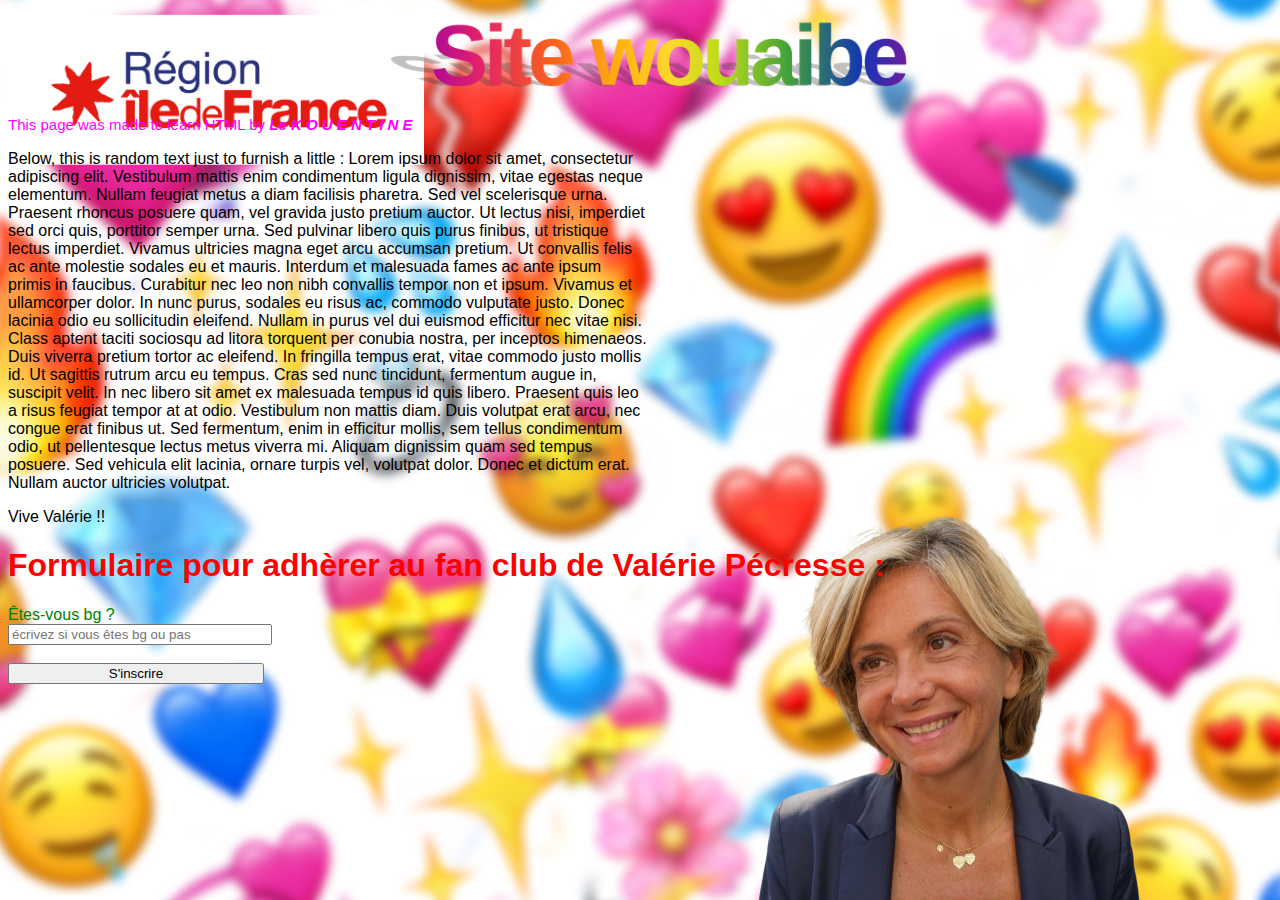
<file: TP1 - Introduction au web/index.html>
<!DOCTYPE html>
<html lang="en">
<head>
    <meta charset="UTF-8">
    <meta http-equiv="X-UA-Compatible" content="IE=edge">
    <meta name="viewport" content="width=device-width, initial-scale=1.0">
    <link rel="stylesheet" href="style.css">
    <link rel="shortcut icon" href="dab.ico" type="image/x-icon">
    <title>TP1 - Dev 1.2</title>
</head>
<body>
    <img src="titre.png" id="title">
    <span>This page was made to learn HTML by <i><b>Le K O U E N T I N E</b></i></span>
    <div id="text-container">
        <p>Below, this is random text just to furnish a little :
            Lorem ipsum dolor sit amet, consectetur adipiscing elit. Vestibulum mattis enim condimentum ligula 
            dignissim, vitae egestas neque elementum. Nullam feugiat metus a diam facilisis pharetra. Sed 
            vel scelerisque urna. Praesent rhoncus posuere quam, vel gravida justo pretium auctor. Ut 
            lectus nisi, imperdiet sed orci quis, porttitor semper urna. Sed pulvinar libero quis purus 
            finibus, ut tristique lectus imperdiet. Vivamus ultricies magna eget arcu accumsan pretium. Ut 
            convallis felis ac ante molestie sodales eu et mauris. Interdum et malesuada fames ac ante 
            ipsum primis in faucibus. Curabitur nec leo non nibh convallis tempor non et ipsum. 
            Vivamus et ullamcorper dolor. In nunc purus, sodales eu risus ac, commodo vulputate 
            justo. Donec lacinia odio eu sollicitudin eleifend. Nullam in purus vel dui euismod 
            efficitur nec vitae nisi.
    
            Class aptent taciti sociosqu ad litora torquent per conubia nostra, per inceptos himenaeos. 
            Duis viverra pretium tortor ac eleifend. In fringilla tempus erat, vitae commodo justo mollis id.
            Ut sagittis rutrum arcu eu tempus. Cras sed nunc tincidunt, fermentum augue in, suscipit velit. 
            In nec libero sit amet ex malesuada tempus id quis libero. Praesent quis leo a risus feugiat 
            tempor at at odio. Vestibulum non mattis diam. Duis volutpat erat arcu, nec congue erat finibus 
            ut. Sed fermentum, enim in efficitur mollis, sem tellus condimentum odio, ut pellentesque lectus 
            metus viverra mi. Aliquam dignissim quam sed tempus posuere. Sed vehicula elit lacinia, ornare
            turpis vel, volutpat dolor. Donec et dictum erat. Nullam auctor ultricies volutpat.
        </p>
        <p>
            Vive Valérie !!
        </p>
    </div>
    <form id="form-bg">
        <h1>Formulaire pour adhèrer au fan club de Valérie Pécresse : </h1>
        <label>Êtes-vous bg ?</label>
        <div>
            <input type="text" placeholder="écrivez si vous êtes bg ou pas" id="bg">
        </div>
        <br>
        <input type="submit" value="S'inscrire">
    </form>
    <script src="script.js"></script>
</body>
</html>
</file>
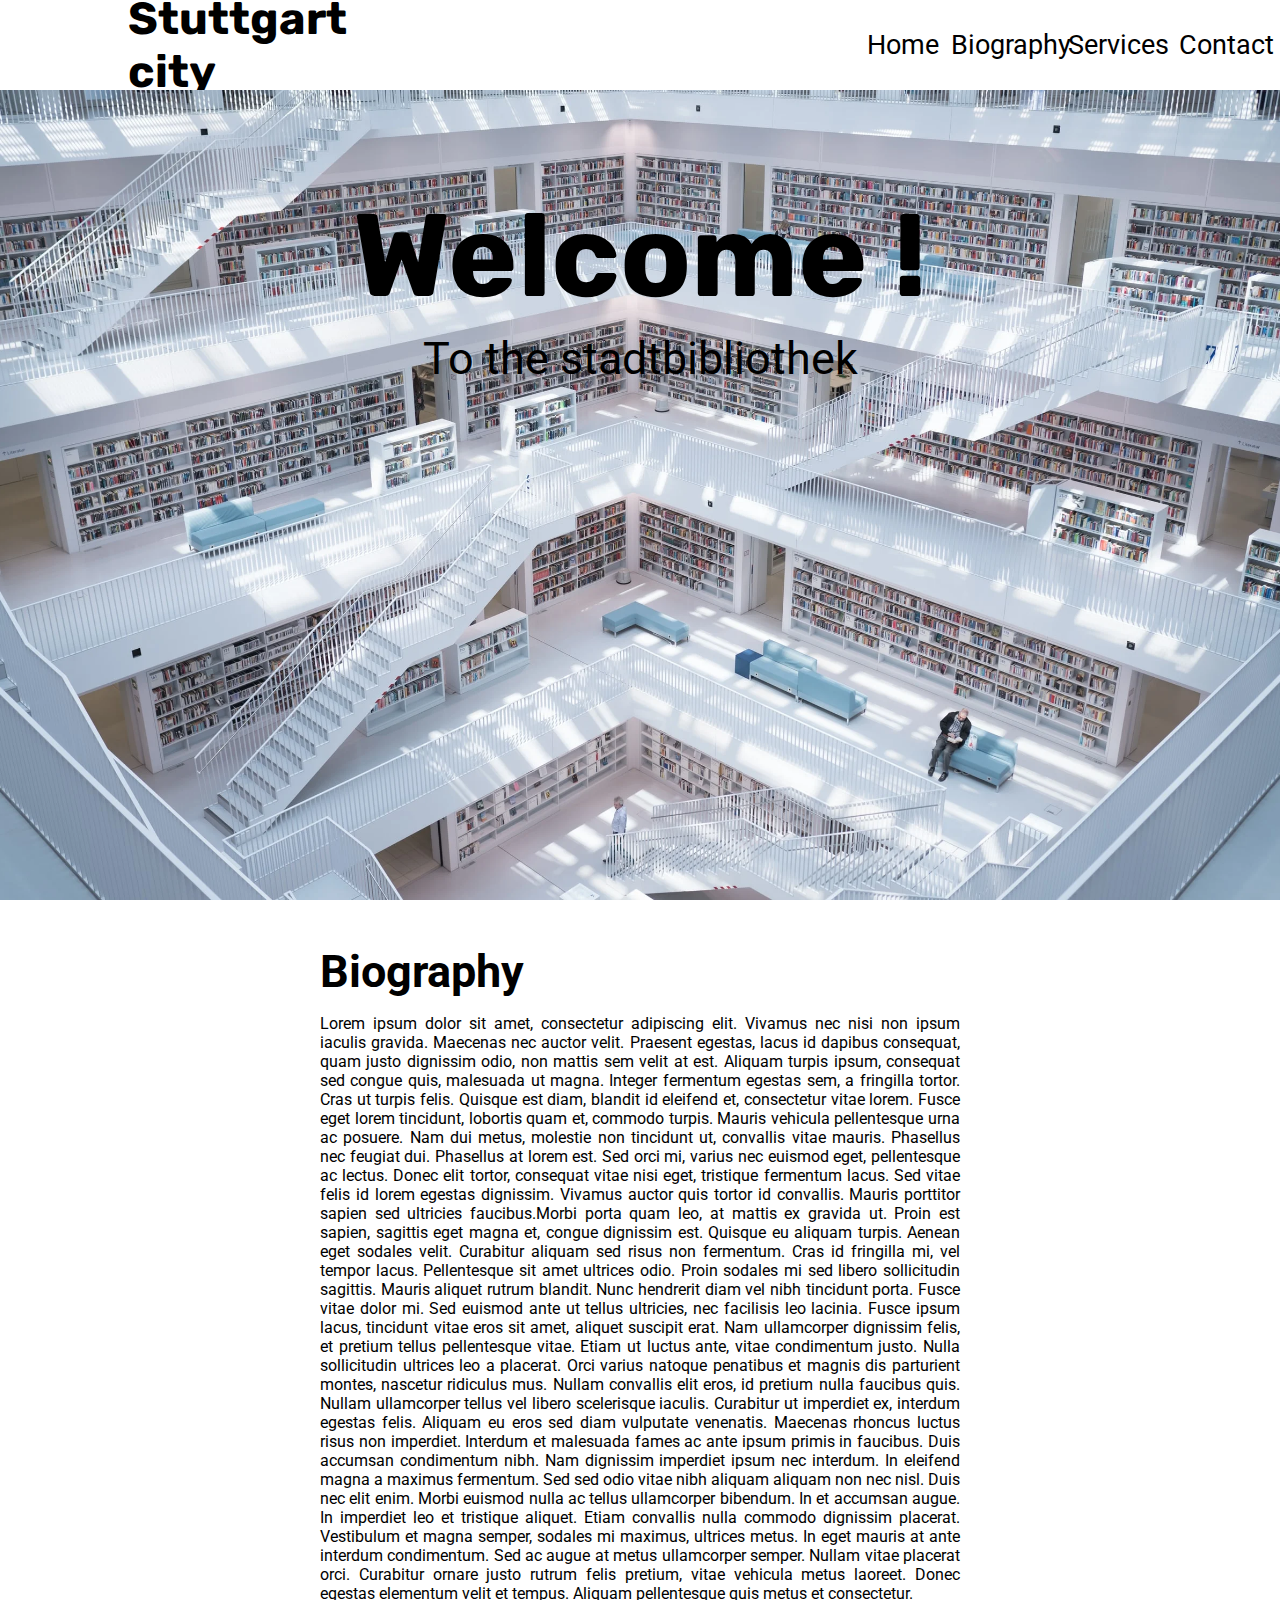
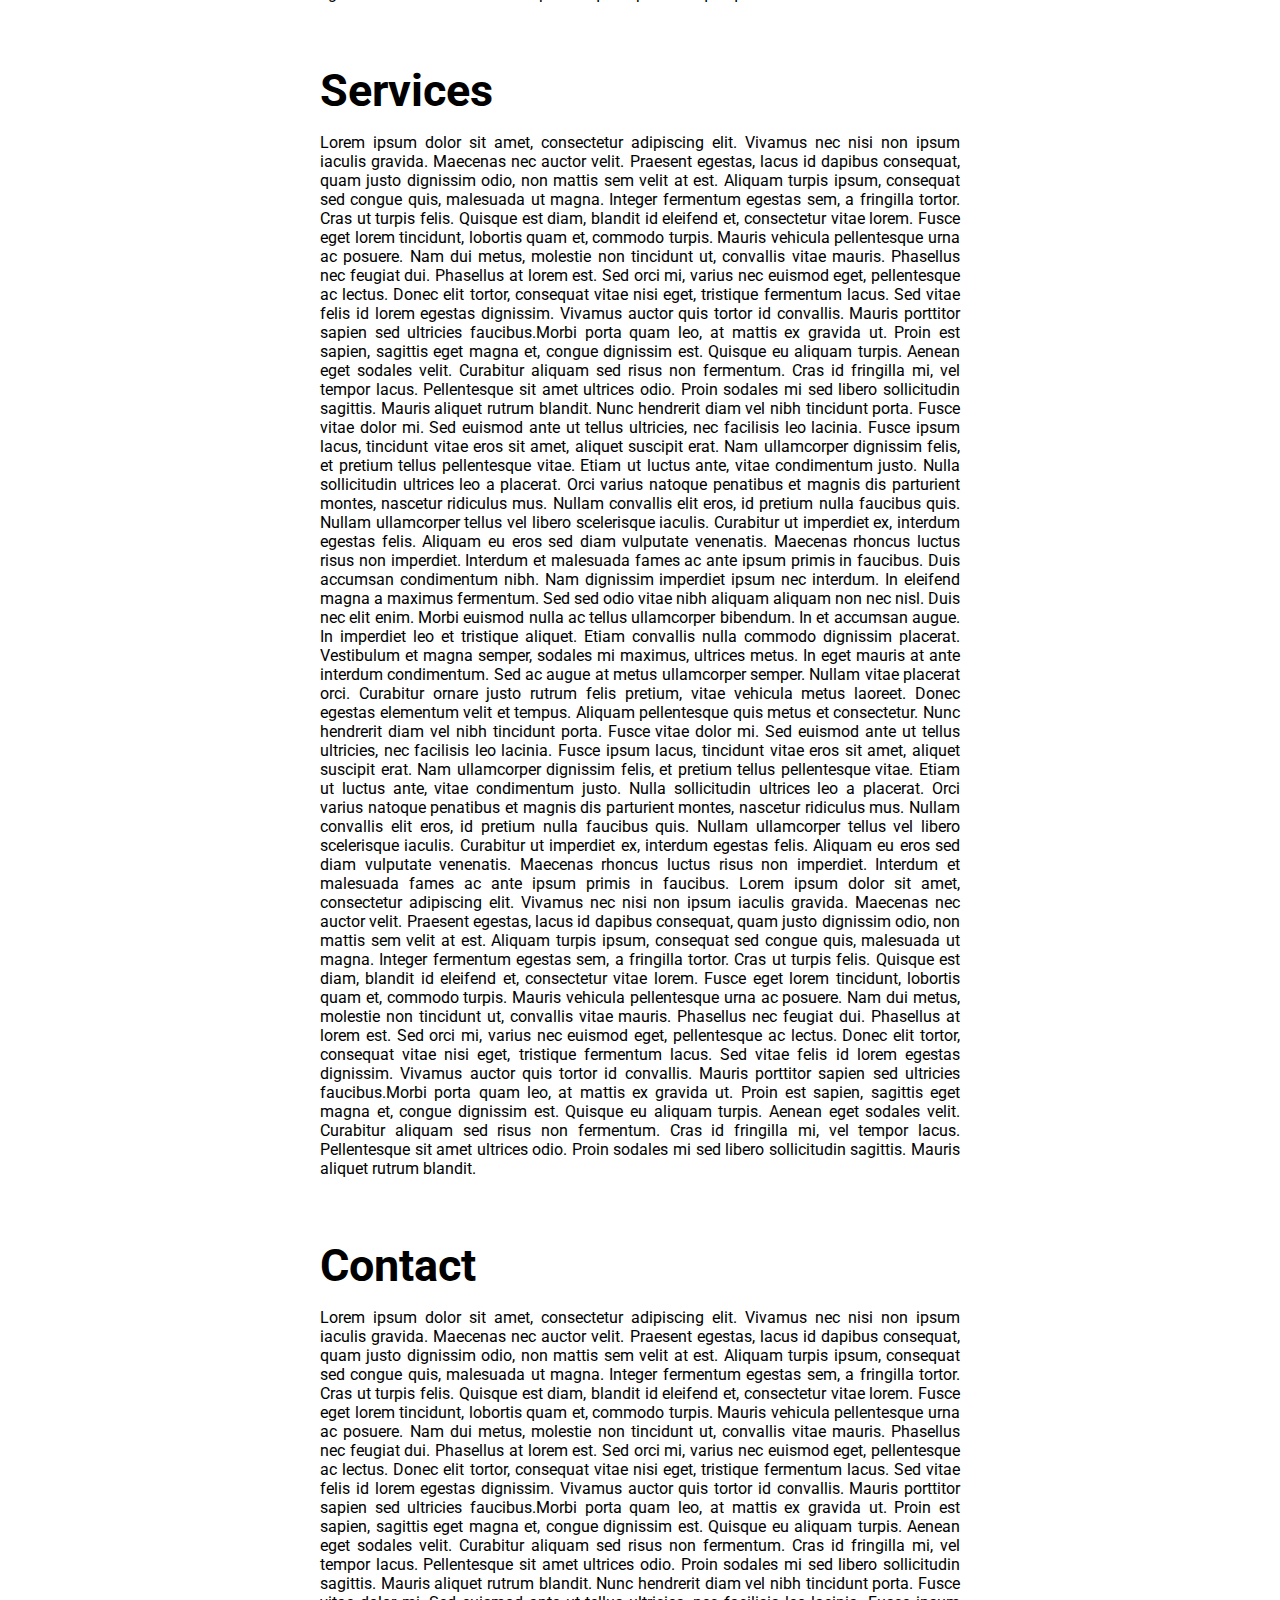
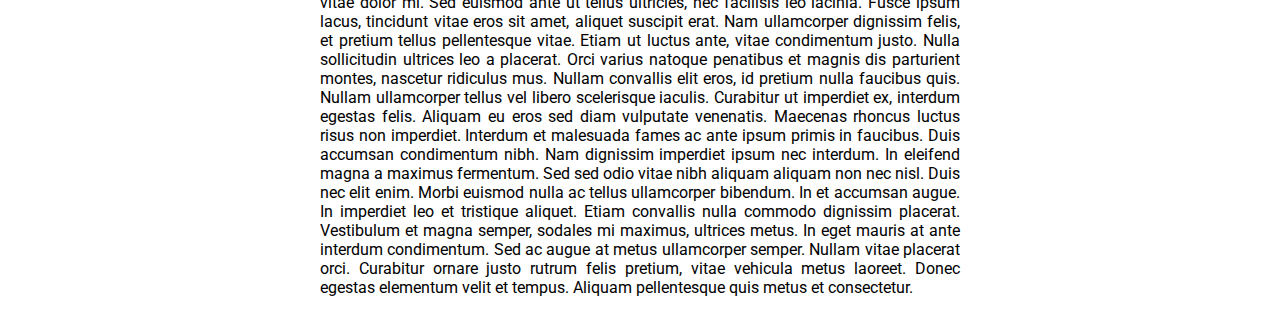
<file: TP3 - Flexboxs/index.html>
<!DOCTYPE html>
<html lang="en">
<head>
    <title>Stuttgart city</title>
    <meta charset="UTF-8">
    <meta name="author" content="Quentin ANIERE">
    <meta http-equiv="X-UA-Compatible" content="IE=edge">
    <meta name="description" content="Stuttgart stadtbibliothek">
    <meta name="keywords" content="Stuttgart, stadtbibliothek, presentation">
    <meta name="viewport" content="width=device-width, initial-scale=1.0">
    <link rel="stylesheet" href="index.css">
    <link rel="shortcut icon" href="book.ico" type="image/x-icon">
    <link rel="preconnect" href="https://fonts.googleapis.com">
    <link rel="preconnect" href="https://fonts.gstatic.com" crossorigin>
    <link href="https://fonts.googleapis.com/css2?family=Roboto&family=Rubik:wght@600&display=swap" rel="stylesheet">
</head>
<body>
    <nav>
        <h1>Stuttgart city</h1>
        <div id="menu">
            <div class="menu-item">
                <a href="#">Home</a>
            </div>
            <div class="menu-item">
                <a href="#biography">Biography</a>
            </div>
            <div class="menu-item">
                <a href="#services">Services</a>
            </div>
            <div class="menu-item">
                <a href="#contact">Contact</a>
            </div>
        </div>
        <div id="mobile-menu">
                <ul>
                    <li>
                        <a href="#" class="mobile">Home</a>
                    </li>
                    <li>
                        <a href="#biography" class="mobile">Biography</a>
                    </li>
                    <li>
                        <a href="#services" class="mobile">Services</a>
                    </li>
                    <li>
                        <a href="#contact" class="mobile">Contact</a>
                    </li>
                </ul>
        </div>
        <img src="menu.png" id="mobile-menu-icon" alt="Menu button">
    </nav>
    <div id="banner-container">
        <img id="banner" src="banner.webp" alt="Banner of the site, two persons holding coffees">
        <div id="banner-text-container">
            <h2>Welcome !</h2>
            <span>To the stadtbibliothek</span>
        </div>
    </div>
    <main>
        <section id="biography">
            <h2 class="section-title">Biography</h2>
            <p>
                Lorem ipsum dolor sit amet, consectetur adipiscing elit. Vivamus nec nisi non ipsum iaculis gravida. Maecenas nec auctor velit. 
                Praesent egestas, lacus id dapibus consequat, quam justo dignissim odio, non mattis sem velit at est. Aliquam turpis ipsum, consequat 
                sed congue quis, malesuada ut magna. Integer fermentum egestas sem, a fringilla tortor. Cras ut turpis felis. Quisque est diam, blandit 
                id eleifend et, consectetur vitae lorem. Fusce eget lorem tincidunt, lobortis quam et, commodo turpis. Mauris vehicula pellentesque urna 
                ac posuere. Nam dui metus, molestie non tincidunt ut, convallis vitae mauris. 
                
                Phasellus nec feugiat dui. Phasellus at lorem est. Sed orci mi, varius nec euismod eget, pellentesque ac lectus. Donec elit tortor, 
                consequat vitae nisi eget, tristique fermentum lacus. Sed vitae felis id lorem egestas dignissim. Vivamus auctor quis tortor id convallis. 
                Mauris porttitor sapien sed ultricies faucibus.Morbi porta quam leo, at mattis ex gravida ut. Proin est sapien, sagittis eget magna et, 
                congue dignissim est. Quisque eu aliquam turpis. Aenean eget sodales velit. Curabitur aliquam sed risus non fermentum. Cras id fringilla mi, 
                vel tempor lacus. Pellentesque sit amet ultrices odio. Proin sodales mi sed libero sollicitudin sagittis. Mauris aliquet rutrum blandit. 
                
                Nunc hendrerit diam vel nibh tincidunt porta. Fusce vitae dolor mi. Sed euismod ante ut tellus ultricies, nec facilisis leo lacinia.
                Fusce ipsum lacus, tincidunt vitae eros sit amet, aliquet suscipit erat. Nam ullamcorper dignissim felis, et pretium tellus pellentesque 
                vitae. Etiam ut luctus ante, vitae condimentum justo. Nulla sollicitudin ultrices leo a placerat. Orci varius natoque penatibus et magnis 
                dis parturient montes, nascetur ridiculus mus. Nullam convallis elit eros, id pretium nulla faucibus quis. Nullam ullamcorper tellus vel 
                libero scelerisque iaculis. Curabitur ut imperdiet ex, interdum egestas felis. Aliquam eu eros sed diam vulputate venenatis. Maecenas 
                rhoncus luctus risus non imperdiet. Interdum et malesuada fames ac ante ipsum primis in faucibus.

                Duis accumsan condimentum nibh. Nam dignissim imperdiet ipsum nec interdum. In eleifend magna a maximus fermentum. 
                Sed sed odio vitae nibh aliquam aliquam non nec nisl. Duis nec elit enim. Morbi euismod nulla ac tellus ullamcorper bibendum. 
                In et accumsan augue. In imperdiet leo et tristique aliquet. Etiam convallis nulla commodo dignissim placerat. Vestibulum et magna 
                semper, sodales mi maximus, ultrices metus. In eget mauris at ante interdum condimentum. Sed ac augue at metus ullamcorper semper. 
                Nullam vitae placerat orci. Curabitur ornare justo rutrum felis pretium, vitae vehicula metus laoreet. Donec egestas elementum velit 
                et tempus. Aliquam pellentesque quis metus et consectetur.
            </p>
        </section>
        <section id="services">
            <h2 class="section-title">Services</h2>
            <p>
                Lorem ipsum dolor sit amet, consectetur adipiscing elit. Vivamus nec nisi non ipsum iaculis gravida. Maecenas nec auctor velit. 
                Praesent egestas, lacus id dapibus consequat, quam justo dignissim odio, non mattis sem velit at est. Aliquam turpis ipsum, consequat 
                sed congue quis, malesuada ut magna. Integer fermentum egestas sem, a fringilla tortor. Cras ut turpis felis. Quisque est diam, blandit 
                id eleifend et, consectetur vitae lorem. Fusce eget lorem tincidunt, lobortis quam et, commodo turpis. Mauris vehicula pellentesque urna 
                ac posuere. Nam dui metus, molestie non tincidunt ut, convallis vitae mauris. 
                
                Phasellus nec feugiat dui. Phasellus at lorem est. Sed orci mi, varius nec euismod eget, pellentesque ac lectus. Donec elit tortor, 
                consequat vitae nisi eget, tristique fermentum lacus. Sed vitae felis id lorem egestas dignissim. Vivamus auctor quis tortor id convallis. 
                Mauris porttitor sapien sed ultricies faucibus.Morbi porta quam leo, at mattis ex gravida ut. Proin est sapien, sagittis eget magna et, 
                congue dignissim est. Quisque eu aliquam turpis. Aenean eget sodales velit. Curabitur aliquam sed risus non fermentum. Cras id fringilla mi, 
                vel tempor lacus. Pellentesque sit amet ultrices odio. Proin sodales mi sed libero sollicitudin sagittis. Mauris aliquet rutrum blandit. 
                
                Nunc hendrerit diam vel nibh tincidunt porta. Fusce vitae dolor mi. Sed euismod ante ut tellus ultricies, nec facilisis leo lacinia.
                Fusce ipsum lacus, tincidunt vitae eros sit amet, aliquet suscipit erat. Nam ullamcorper dignissim felis, et pretium tellus pellentesque 
                vitae. Etiam ut luctus ante, vitae condimentum justo. Nulla sollicitudin ultrices leo a placerat. Orci varius natoque penatibus et magnis 
                dis parturient montes, nascetur ridiculus mus. Nullam convallis elit eros, id pretium nulla faucibus quis. Nullam ullamcorper tellus vel 
                libero scelerisque iaculis. Curabitur ut imperdiet ex, interdum egestas felis. Aliquam eu eros sed diam vulputate venenatis. Maecenas 
                rhoncus luctus risus non imperdiet. Interdum et malesuada fames ac ante ipsum primis in faucibus.

                Duis accumsan condimentum nibh. Nam dignissim imperdiet ipsum nec interdum. In eleifend magna a maximus fermentum. 
                Sed sed odio vitae nibh aliquam aliquam non nec nisl. Duis nec elit enim. Morbi euismod nulla ac tellus ullamcorper bibendum. 
                In et accumsan augue. In imperdiet leo et tristique aliquet. Etiam convallis nulla commodo dignissim placerat. Vestibulum et magna 
                semper, sodales mi maximus, ultrices metus. In eget mauris at ante interdum condimentum. Sed ac augue at metus ullamcorper semper. 
                Nullam vitae placerat orci. Curabitur ornare justo rutrum felis pretium, vitae vehicula metus laoreet. Donec egestas elementum velit 
                et tempus. Aliquam pellentesque quis metus et consectetur.

                Nunc hendrerit diam vel nibh tincidunt porta. Fusce vitae dolor mi. Sed euismod ante ut tellus ultricies, nec facilisis leo lacinia.
                Fusce ipsum lacus, tincidunt vitae eros sit amet, aliquet suscipit erat. Nam ullamcorper dignissim felis, et pretium tellus pellentesque 
                vitae. Etiam ut luctus ante, vitae condimentum justo. Nulla sollicitudin ultrices leo a placerat. Orci varius natoque penatibus et magnis 
                dis parturient montes, nascetur ridiculus mus. Nullam convallis elit eros, id pretium nulla faucibus quis. Nullam ullamcorper tellus vel 
                libero scelerisque iaculis. Curabitur ut imperdiet ex, interdum egestas felis. Aliquam eu eros sed diam vulputate venenatis. Maecenas 
                rhoncus luctus risus non imperdiet. Interdum et malesuada fames ac ante ipsum primis in faucibus.

                Lorem ipsum dolor sit amet, consectetur adipiscing elit. Vivamus nec nisi non ipsum iaculis gravida. Maecenas nec auctor velit. 
                Praesent egestas, lacus id dapibus consequat, quam justo dignissim odio, non mattis sem velit at est. Aliquam turpis ipsum, consequat 
                sed congue quis, malesuada ut magna. Integer fermentum egestas sem, a fringilla tortor. Cras ut turpis felis. Quisque est diam, blandit 
                id eleifend et, consectetur vitae lorem. Fusce eget lorem tincidunt, lobortis quam et, commodo turpis. Mauris vehicula pellentesque urna 
                ac posuere. Nam dui metus, molestie non tincidunt ut, convallis vitae mauris. 

                Phasellus nec feugiat dui. Phasellus at lorem est. Sed orci mi, varius nec euismod eget, pellentesque ac lectus. Donec elit tortor, 
                consequat vitae nisi eget, tristique fermentum lacus. Sed vitae felis id lorem egestas dignissim. Vivamus auctor quis tortor id convallis. 
                Mauris porttitor sapien sed ultricies faucibus.Morbi porta quam leo, at mattis ex gravida ut. Proin est sapien, sagittis eget magna et, 
                congue dignissim est. Quisque eu aliquam turpis. Aenean eget sodales velit. Curabitur aliquam sed risus non fermentum. Cras id fringilla mi, 
                vel tempor lacus. Pellentesque sit amet ultrices odio. Proin sodales mi sed libero sollicitudin sagittis. Mauris aliquet rutrum blandit.
            </p>
        </section>
        <section id="contact">
            <h2 class="section-title">Contact</h2>
            <p>
                Lorem ipsum dolor sit amet, consectetur adipiscing elit. Vivamus nec nisi non ipsum iaculis gravida. Maecenas nec auctor velit. 
                Praesent egestas, lacus id dapibus consequat, quam justo dignissim odio, non mattis sem velit at est. Aliquam turpis ipsum, consequat 
                sed congue quis, malesuada ut magna. Integer fermentum egestas sem, a fringilla tortor. Cras ut turpis felis. Quisque est diam, blandit 
                id eleifend et, consectetur vitae lorem. Fusce eget lorem tincidunt, lobortis quam et, commodo turpis. Mauris vehicula pellentesque urna 
                ac posuere. Nam dui metus, molestie non tincidunt ut, convallis vitae mauris. 
                
                Phasellus nec feugiat dui. Phasellus at lorem est. Sed orci mi, varius nec euismod eget, pellentesque ac lectus. Donec elit tortor, 
                consequat vitae nisi eget, tristique fermentum lacus. Sed vitae felis id lorem egestas dignissim. Vivamus auctor quis tortor id convallis. 
                Mauris porttitor sapien sed ultricies faucibus.Morbi porta quam leo, at mattis ex gravida ut. Proin est sapien, sagittis eget magna et, 
                congue dignissim est. Quisque eu aliquam turpis. Aenean eget sodales velit. Curabitur aliquam sed risus non fermentum. Cras id fringilla mi, 
                vel tempor lacus. Pellentesque sit amet ultrices odio. Proin sodales mi sed libero sollicitudin sagittis. Mauris aliquet rutrum blandit. 
                
                Nunc hendrerit diam vel nibh tincidunt porta. Fusce vitae dolor mi. Sed euismod ante ut tellus ultricies, nec facilisis leo lacinia.
                Fusce ipsum lacus, tincidunt vitae eros sit amet, aliquet suscipit erat. Nam ullamcorper dignissim felis, et pretium tellus pellentesque 
                vitae. Etiam ut luctus ante, vitae condimentum justo. Nulla sollicitudin ultrices leo a placerat. Orci varius natoque penatibus et magnis 
                dis parturient montes, nascetur ridiculus mus. Nullam convallis elit eros, id pretium nulla faucibus quis. Nullam ullamcorper tellus vel 
                libero scelerisque iaculis. Curabitur ut imperdiet ex, interdum egestas felis. Aliquam eu eros sed diam vulputate venenatis. Maecenas 
                rhoncus luctus risus non imperdiet. Interdum et malesuada fames ac ante ipsum primis in faucibus.

                Duis accumsan condimentum nibh. Nam dignissim imperdiet ipsum nec interdum. In eleifend magna a maximus fermentum. 
                Sed sed odio vitae nibh aliquam aliquam non nec nisl. Duis nec elit enim. Morbi euismod nulla ac tellus ullamcorper bibendum. 
                In et accumsan augue. In imperdiet leo et tristique aliquet. Etiam convallis nulla commodo dignissim placerat. Vestibulum et magna 
                semper, sodales mi maximus, ultrices metus. In eget mauris at ante interdum condimentum. Sed ac augue at metus ullamcorper semper. 
                Nullam vitae placerat orci. Curabitur ornare justo rutrum felis pretium, vitae vehicula metus laoreet. Donec egestas elementum velit 
                et tempus. Aliquam pellentesque quis metus et consectetur.
            </p>
        </section>
    </main>
    <script src="index.js"></script>
</body>
</html>
</file>
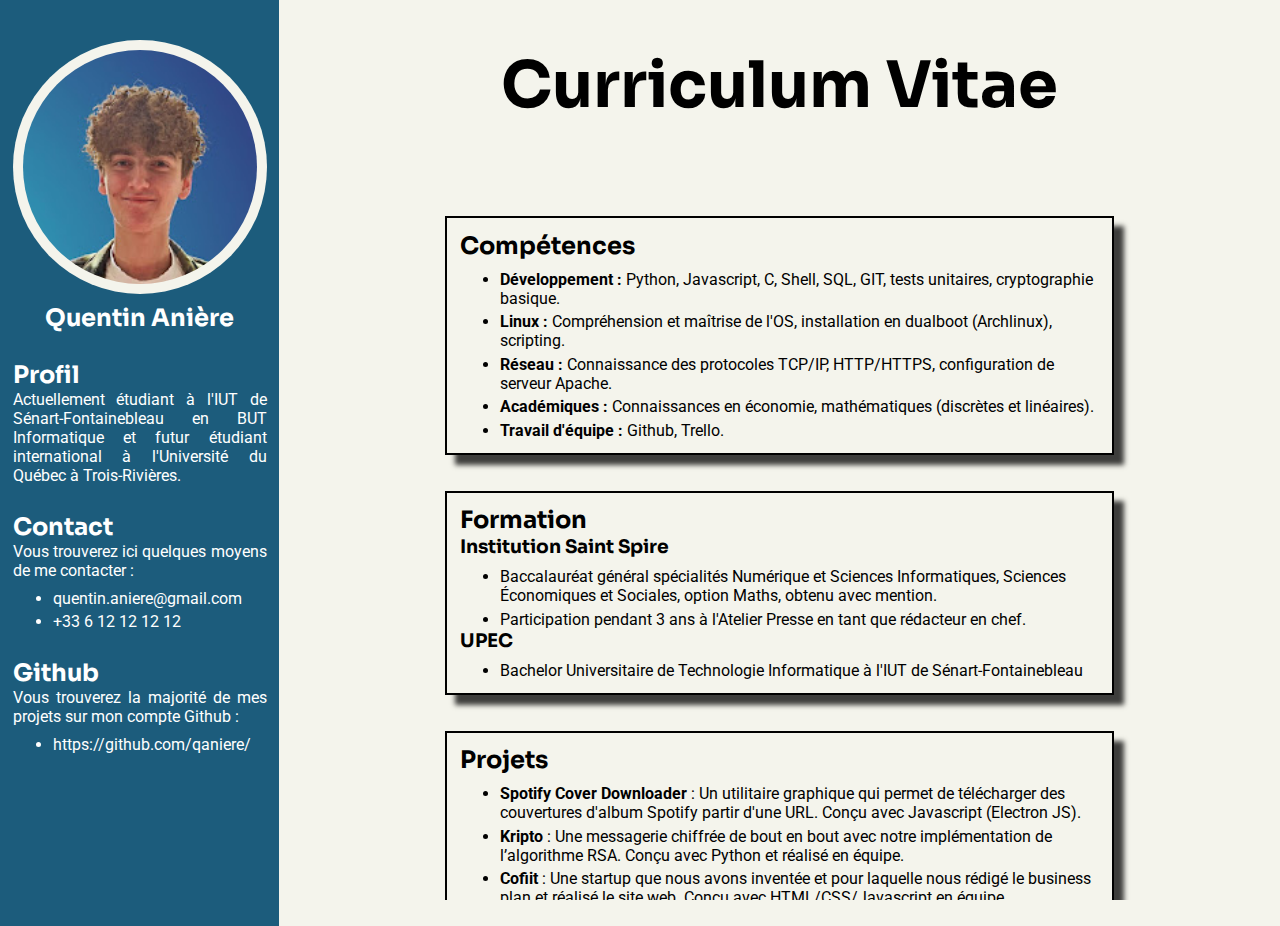
<file: minis-projets/page1/index.html>
<!DOCTYPE html>
<html lang="en">
<head>
    <title>CV</title>
    <meta charset="UTF-8">
    <meta http-equiv="X-UA-Compatible" content="IE=edge">
    <meta name="viewport" content="width=device-width, initial-scale=1.0">
    <link rel="shortcut icon" href="./favicon.ico" type="image/x-icon">
    <link rel="stylesheet" href="style.css">
    <link rel="preconnect" href="https://fonts.googleapis.com">
    <link rel="preconnect" href="https://fonts.gstatic.com" crossorigin>
    <link href="https://fonts.googleapis.com/css2?family=Roboto&family=Sora:wght@700&display=swap" rel="stylesheet">
</head>
<body>
    <div id="left-container">
        <div id="round-container">
            <img id="profile-picture" src="medias/quentin.jpg" alt="Photo de profil de Quentin ANIERE">
        </div>
        <h2 id="name">Quentin Anière</h2>
        <div class="left-container-text">
            <h2>Profil</h2>
            <p>
                Actuellement étudiant à l'IUT de Sénart-Fontainebleau en BUT Informatique
                et futur étudiant international à l'Université du Québec à Trois-Rivières.
            </p>
        </div>
        <div class="left-container-text">
            <h2>Contact</h2>
            <span>Vous trouverez ici quelques moyens de me contacter :</span>
            <ul>
                <li><a href="mailto:quentin.aniere@gmail.com">quentin.aniere@gmail.com</a></li>
                <li><a href="tel:+33612121212">+33 6 12 12 12 12</a></li>
            </ul>
        </div>
        <div class="left-container-text">
            <h2>Github</h2>
            <span>Vous trouverez la majorité de mes projets sur mon compte Github :</span>
            <ul>
                <li><a href="https://github.com/qaniere/">https://github.com/qaniere/</a></li>
            </ul>
        </div>
    </div>
    <div id="right-side">
        <nav>
            <h1 id="title" class="is-sliding-from-top">Curriculum Vitae</h1>
        </nav>
        <main>
            <div class="main-container is-sliding-from-top">
                <h2>Compétences</h2>
                <ul>
                    <li><strong>Développement :</strong> Python, Javascript, C, Shell, SQL, GIT, tests unitaires, cryptographie basique.</li>
                    <li><strong>Linux :</strong> Compréhension et maîtrise de l'OS, installation en dualboot (Archlinux), scripting.</li>
                    <li><strong>Réseau :</strong> Connaissance des protocoles TCP/IP, HTTP/HTTPS, configuration de serveur Apache.</li>
                    <li><strong>Académiques :</strong> Connaissances en économie, mathématiques (discrètes et linéaires).</li>
                    <li><strong>Travail d'équipe :</strong> Github, Trello.</li>
                </ul>
            </div>
            <div class="main-container is-sliding-from-top">
                <h2>Formation</h2>
                <h3>Institution Saint Spire</h3>
                <ul>
                    <li>Baccalauréat général spécialités Numérique et Sciences Informatiques, Sciences Économiques et Sociales, option Maths, obtenu avec mention.</li>
                    <li>Participation pendant 3 ans à l'Atelier Presse en tant que rédacteur en chef.</li>
                </ul>
                <h3>UPEC</h3>
                <ul>
                    <li>Bachelor Universitaire de Technologie Informatique à l'IUT de Sénart-Fontainebleau</li>
                </ul>
            </div>
            <div class="main-container is-sliding-from-top">
                <h2>Projets</h2>
                <ul>
                    <li><strong>Spotify Cover Downloader</strong> : Un utilitaire graphique qui permet de télécharger des couvertures d'album Spotify partir d'une URL. Conçu avec Javascript (Electron JS).</li>
                    <li><strong>Kripto</strong> : Une messagerie chiffrée de bout en bout avec notre implémentation de l’algorithme RSA. Conçu avec Python et réalisé en équipe.</li>
                    <li><strong>Cofiit</strong> : Une startup que nous avons inventée et pour laquelle nous rédigé le business plan et réalisé le site web. Conçu avec HTML/CSS/Javascript en équipe.</li>
                    <li><strong>Dualboot Archlinux / Windows 7</strong> : Nous avons réalisé en binôme l'installation et la configuration d'un dualboot ArchLinux/Windows 7 ainsi que la rédaction d'une notice d'installation client.</li>
                </ul>
            </div>
            <div class="main-container is-sliding-from-top">
                <h2>Expériences professionnelles</h2>
                <h3>Stage d'observation à Grand Paris Sud Est Avenir</h3>
                <ul>
                    <li>J'ai effectué une séquence d'observation de deux semaines au sein du service de communication qui m'a permis de découvrir la suite Adobe et de mieux appréhender le monde du travail.</li>
                </ul>
            </div>
        </main>
    </div>
</body>
</html>
</file>
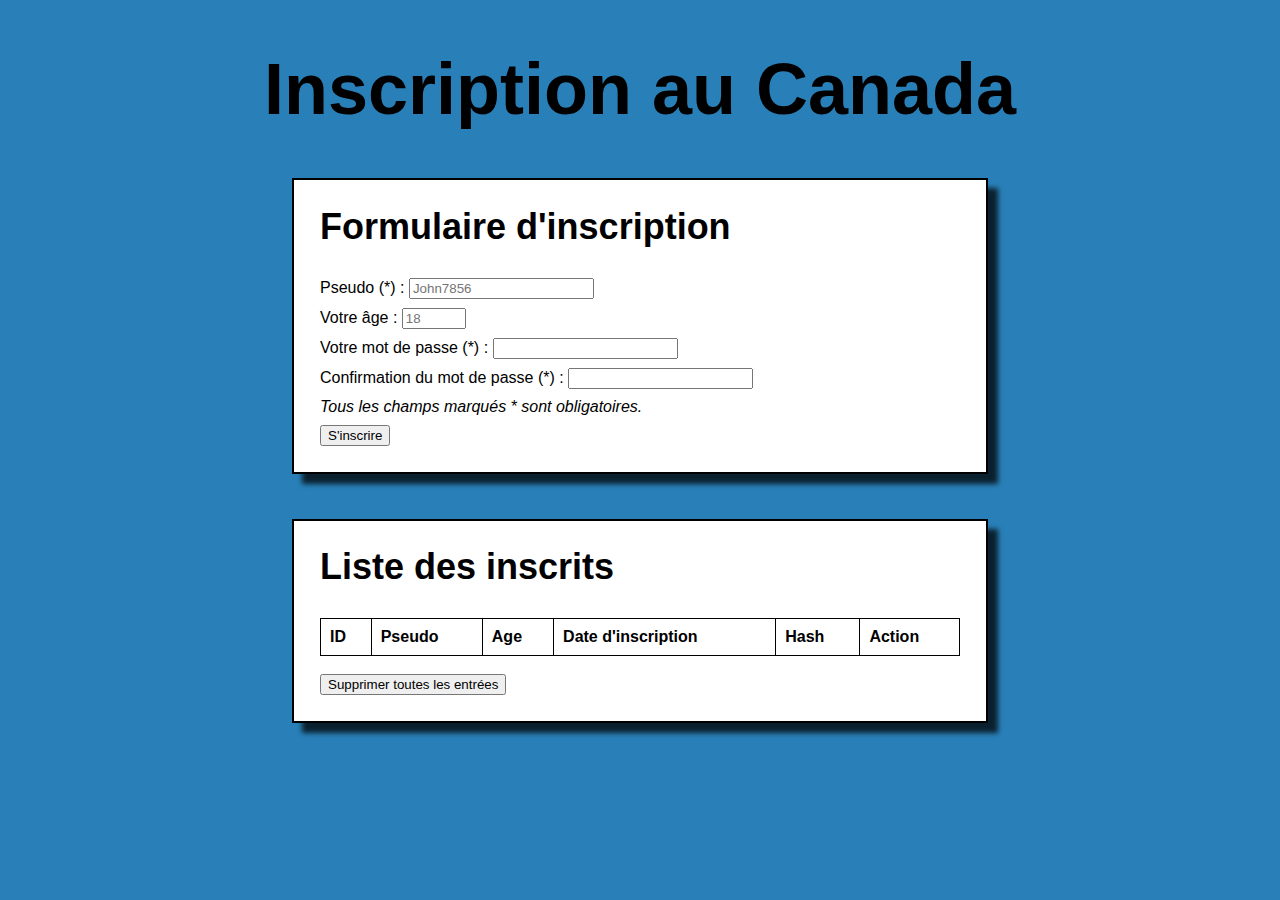
<file: minis-projets/page2/index.html>
<!DOCTYPE html>
<html lang="fr">
<head>
    <meta charset="UTF-8">
    <meta http-equiv="X-UA-Compatible" content="IE=edge">
    <meta name="viewport" content="width=device-width, initial-scale=1.0">
    <title>Inscription au Canada</title>
    <link rel="stylesheet" href="style.css">
    <link rel="shortcut icon" href="favicon.ico" type="image/x-icon">
</head>
<body>
    <h1>Inscription au Canada</h1>
    <form id="register-form">
        <h2>Formulaire d'inscription</h2>
        <div>
            <label for="username">Pseudo (*) :</label>
            <input id="username" type="text"  maxlength="20" placeholder="John7856" required>
        </div>
        <div>
            <label for="age">Votre âge :</label>
            <input id="age" type="number" min="0" max="130" placeholder="18">
        </div>
        <div>
            <label for="password">Votre mot de passe (*) :</label>
            <input id="password" type="password" required>
        </div>
        <div>
            <label for="password-verification">Confirmation du mot de passe (*) :</label>
            <input id="password-verification" type="password" required>
        </div>
        <div>
            <i>Tous les champs marqués * sont obligatoires.</i>
        </div>
        <input type="submit" value="S'inscrire">
    </form>
    <div id="table-container">
        <h2>Liste des inscrits</h2>
        <table id="register-table">
            <tr>
                <td><strong>ID</strong></td>
                <td><strong>Pseudo</strong></td>
                <td><strong>Age</strong></td>
                <td><strong>Date d'inscription</strong></td>
                <td><strong>Hash</strong></td>
                <td><strong>Action</strong></td>
            </tr>
        </table>
        <button id="delete-button">Supprimer toutes les entrées</button>
    </div>
    <script src="script.js"></script>
</body>
</html>
</file>
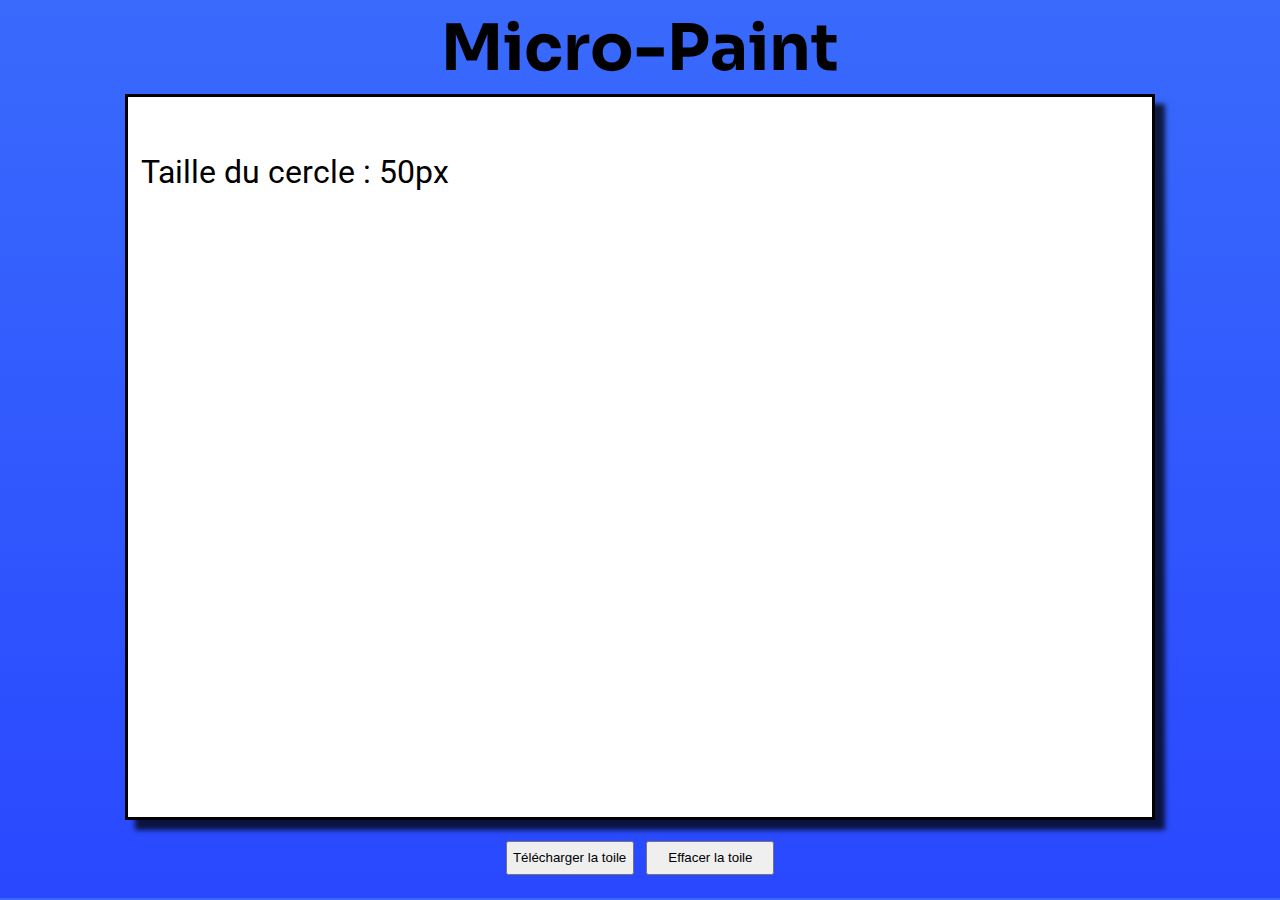
<file: minis-projets/page3/index.html>
<!DOCTYPE html>
<html lang="en">
<head>
    <meta charset="UTF-8">
    <meta http-equiv="X-UA-Compatible" content="IE=edge">
    <meta name="viewport" content="width=device-width, initial-scale=1.0">
    <title>Micro-Paint</title>
    <link rel="stylesheet" href="style.css">
    <link rel="shortcut icon" href="favicon.ico" type="image/x-icon">
    <link rel="preconnect" href="https://fonts.googleapis.com">
    <link rel="preconnect" href="https://fonts.gstatic.com" crossorigin>
    <link href="https://fonts.googleapis.com/css2?family=Roboto&family=Sora:wght@700&display=swap" rel="stylesheet">
</head>
<body>
    <h1>Micro-Paint</h1>    
    <canvas id="canvas"> 
    </canvas>
    <div id="span-container">
        <span id="radius-display">Taille du cercle : 50px</span>
    </div>
    <div id="button-container">
        <button id="plus-button" class="mobile-button">+</button>
        <button id="download-button">Télécharger la toile</button>
        <button id="clear-button">Effacer la toile</button>
        <button id="minus-button" class="mobile-button">-</button>
    </div>
    <a id="download-link" download="toile.png" href="#"></a>
    <script src="script.js"></script>
</body>
</html>
</file>
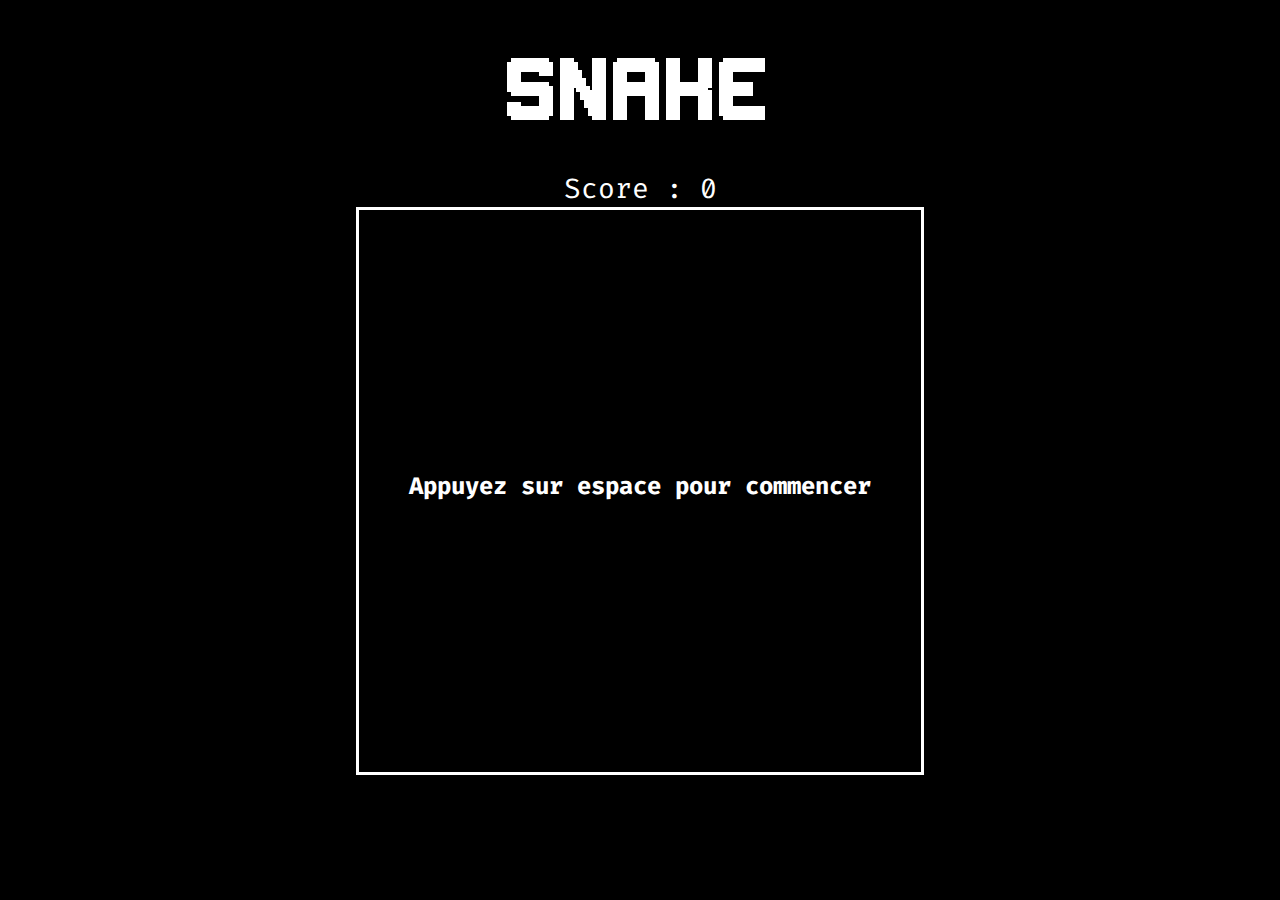
<file: minis-projets/page4/index.html>
<!DOCTYPE html>
<html lang="fr">
<head>
    <title>Snake</title>
    <meta charset="UTF-8">
    <meta http-equiv="X-UA-Compatible" content="IE=edge">
    <meta name="viewport" content="width=device-width, initial-scale=1.0">
    <link rel="stylesheet" href="style.css">
    <link rel="shortcut icon" href="favicon.ico" type="image/x-icon">
    <link rel="preconnect" href="https://fonts.googleapis.com">
    <link rel="preconnect" href="https://fonts.gstatic.com" crossorigin>
    <link href="https://fonts.googleapis.com/css2?family=Fira+Code:wght@300&display=swap" rel="stylesheet">
</head>
<body>
    <h1>Snake</h1>
    <span id="score-display">Score : 0</span>
    <table id="game">
    </table>
    <div id="start-menu">
        <h2 id="start-message-computer">Appuyez sur espace pour commencer</h2>
        <h2 id="start-message-mobile">Touchez ici pour commencer</h2>
    </div>
    <div id="game-over-screen">
        <h1>Game over !</h1>
        <h2 id="game-over-message-computer">Appuyez sur espace pour recommencer</h2>
        <h2 id="game-over-message-mobile">Touchez ici pour recommencer</h2>
    </div>
    <div id="button-container">
        <div id="up-arrow-container">
            <img id="up-arrow" src="./sprites/arrow.png" class="arrow">
        </div>
        <div id="left-right-arrows-container">
            <img id="left-arrow" src="./sprites/arrow.png" class="arrow">
            <img id="right-arrow" src="./sprites/arrow.png" class="arrow">
        </div>
        <img id="down-arrow" src="./sprites/arrow.png" class="arrow">

    </div>
    <audio id="score-up-sound" src="sounds/score-up.mp3"></audio>
    <audio id="game-over-sound" src="sounds/game-over.mp3"></audio>
    <script src="script.js"></script>
</body>
</html>
</file>
<file: TP1 - Introduction au web/style.css>
body {
    background-image: url("./val.png");
    color: magenta;
    font-family: "Arial";
}

h1 {
    color: rgb(255, 0, 0);
}

p {
    color: black;
}

span {
    font-size: 15px;
}

label {
    color: green;
}

input {
    width: 20vw;
}

#text-container {
    width: 50vw;
}

#title {
    height: 50%;
    width: 50%;
    display: block;
    margin-left: 27vw;
}
</file>
<file: TP3 - Flexboxs/index.css>
body {
    margin: 0;
    padding: 0;
    height: 100vh;
    width: 100vw;

    overflow-x: hidden;
    font-family: 'Roboto', sans-serif;;
}

nav {
    width: 100vw;
    height: 10vh;

    display: flex;
    align-items: center;
    background-color: white;
}

nav > h1 {
    margin: 1vh;
    margin-left: 10vw;

    font-size: 5vh;
    font-family: 'Rubik', sans-serif;
}

main {
    margin: 0;
    padding: 0;
    margin-left: 10vw;
    width: 80vw;

    display: flex;
    align-items: center;
    justify-content: flex-start;
    flex-direction: column;
}

section {
    width: 50vw;
    margin-top: 5vh;

    text-align: justify;
}

a {
    text-decoration: none;
    color: black;
}

#menu {
    width: 70vw;
    display: flex;
    justify-content: flex-end;
    align-items: center;
}

#banner-container {
    height: 90vh;
    width: 100vw;
    position: relative;
}

#banner-text-container {
    position: absolute;
    left: 0;
    top: 0;
    height: 90vh;
    width: 100vw;

    display: flex;
    align-items: center;
    flex-direction: column;
}

#banner-text-container > h2 {
    font-size: 13vh;
    font-family: 'Rubik', sans-serif;
}

#banner-text-container > span {
    margin-top: -10vh;
    font-size: 5vh;
}

#banner {
    height: 90vh;
    width: 100vw;
    object-fit: cover;
}

#mobile-menu {
    display: none;
}

#mobile-menu-icon {
    display: none;;
}

.menu-item {
    display: flex;
    align-items: center;
    justify-content: center;
    margin: 1vh;
    font-size: 3vh;
    height: 5vh;
    width: 7vw;
}

.section-title {
    margin: 0;
    font-size: 5vh;
}

.sticky {
    position: fixed;
    top: 0;
}

.add-padding {
    margin-top: 20vh;
}

@media screen and (max-width: 992px) {

    nav > h1 {
        margin-left: 2vw;
        font-size: 3vh;
    }

    main {
        margin-left: 0;
        width: 100vw;
    }

    section {
        width: 80vw;
    }

    ul {
        margin: 0;
    }

    li {
        font-size: 3vh;
    }

    #banner-text-container > h2 {
        font-size: 7vh;
    }

    #banner-text-container > span {
        margin-top: -6vh;
        font-size: 3vh;
    }

    #menu {
        display: none;
    }

    #mobile-menu {
        display: none;
        position: absolute;
        margin-top: 20vh;
        height: 15vh;
        width: 100vw;
    }

    #mobile-menu-icon {
        display: block;
        height: 4vh;
        padding-left: 40vw;
        right: 0;
    }

    .mobile-menu-item > a {
        color: turquoise;
    }

    .nav-larger {
        padding-bottom: 15vh;
    }
}
</file>
<file: minis-projets/page1/style.css>
body {
    margin: 0;
    height: 100vh;
    overflow: hidden;

    display: flex;
    align-items: flex-start;
    justify-content: center;

    background-color: #f4f4ec;
}

p {
    margin: 0;
}

h1 {
    margin: 0;
    margin-top: 5vh;
    font-size: 4em;

    text-align: center;
    font-family: 'Sora', sans-serif;
} 

h2 {
    margin: 0;
}

h3 {
    margin: 0;
}

nav {
    height: 15vh;
    width: 100%;
}

a {
    color: inherit;
    text-decoration: none;
}

a:hover {
    font-weight: bold;
    text-decoration: underline;
}

ul {
    margin: 0;
    margin-top: 1vh;
}

li {
    margin-top: 0.5vh;
}

main {
    display: flex;
    flex-wrap: wrap;
    justify-content: center;
    padding-bottom: 10vh;
}

#left-container {
    height: 100vh;
    width: 25vw;
    padding: 1vw;

    display: flex;
    flex-wrap: wrap;
    align-content: flex-start;
    justify-content: center;

    background-color: #1c5c7c;
}

#left-container > * {
    animation: 1s slide-from-left;
}

#round-container {
    display: flex;
    align-items: center;
    justify-content: center;

    height: 28vh;
    width: 28vh;
    margin-top: 3vh;
    background-color: #f4f4ec;

    border-radius: 50%;
    padding: 0.1vh;
}

#profile-picture {
    height: 26vh;
    border-radius: 50%;
}

#name {
    color: white;
    margin-top: 1vh;
    font-family: "Sora", sans-serif;
}

#right-side {
    width: 100%;
    height: 100vh;
    overflow-y: scroll;
}

.is-sliding-from-top {
    animation:1s slide-from-top;
}

.left-container-text {
    color: white;
    text-align: justify;

    margin-top: 3vh;
}

.left-container-text > h2 {
    font-size: 1.5em;
    font-family: "Sora", sans-serif;
}

.left-container-text > p, .left-container-text > span, .left-container-text > ul {
    font-family: "Roboto", sans-serif;
}

.main-container {
    width: 50vw;
    padding: 1vw;
    margin-top: 4vh;

    border: 2px solid black;
    box-shadow: 10px 10px 5px 0px rgba(0,0,0,0.75);
}

.main-container > h2, .main-container >h3 {
    font-family: "Sora", sans-serif;
}

.main-container > ul {
    font-family: "Roboto", sans-serif;
}


@keyframes slide-from-top {
    
    from {
        opacity: 0;
        transform: translateY(-30vh);
    }

    to {
        opacity: 1;
        transform: translateY(0);
    }
}

@keyframes slide-from-left {
    
    from {
        opacity: 0;
        transform: translateX(-20vh);
    }

    to {
        opacity: 1;
        transform: translateX(0);
    }
}

@media screen and (max-width: 700px) { 

    body {
        flex-wrap: wrap;
        overflow-y: scroll;
        overflow-x: hidden;
    }

    h1 {
        font-size: 2em;
        text-align: center;
        font-family: 'Sora', sans-serif;
    } 

    nav {
        height: auto;
    }

    #left-container {
        width: 98vw;
        padding: 3vh;
    }

    #left-container > * {
        animation: 1s slide-from-top;
    }

    #right-side {
        height: auto;
        overflow-y: auto;
        overflow-x: hidden;
    }

    #round-container {
        margin-top: 0;
    }
    
    .main-container {
        width: 80vw;
    }

    

}
</file>
<file: minis-projets/page2/style.css>
body {
    margin: 0;
    display: flex;
    flex-wrap: wrap;
    justify-content: center;

    font-family: Helvetica; 
    background-color: #2980b9;
}

h1 {
    width: 100%;
    font-size: 8vh;
    text-align: center;
}

h2 {
    font-size: 4vh;
    margin-top: 0;
}

form, #table-container {
    width: 50vw;
 
    padding: 2vw;
    margin-bottom: 5vh;
    border: 2px solid black;
    box-shadow: 10px 10px 5px 0px rgba(0,0,0,0.75);
    background-color: #f4f4ec;
    
    background-color: white;
}

form > div {
    margin-top: 1vh;
}

input[type="submit"] {
    margin-top: 1vh;
}

body > * {
    animation: 1s appearance;
}

table {
    width: 50vw;
    margin-bottom: 2vh;
    border-collapse: collapse;
}

td {
    max-width: 20vw;
    padding: 1vh 1vh;
    border: 1px solid black;
}


.hash-div {
    width: 100%;
    overflow-x: scroll;
}


@keyframes appearance {
    from {
        opacity: 0;
        transform: translateY(10vh);
    }

    to {
        opacity: 1;
        transform: translateY(0);
    }
}

@media screen and (max-width: 1024px) { 

    h1 {
        font-size: 4vh;
        padding-left: 4vh;
        padding-right: 4vh;
    }

    form, #table-container {
        width: 85vw;
        overflow: scroll;
    }

    td {
        width: auto;
        max-width: 25vw;
    }

}
</file>
<file: minis-projets/page3/style.css>
body {
    height: 98vh;
    overflow: hidden;

    display: flex;
    flex-wrap: wrap;
    justify-content: center;

    user-select: none; /* Prevents title and span to be selected when the canvas is cliked (on phones) */
    background: linear-gradient(to bottom, #396afc, #2948ff);
}

body > * {
    animation: 1s slide-from-top;
}

canvas {
    width: 80vw;
    height: 80vh;
    
    position: relative;

    background-color: white;
    border: 3px solid black;
    box-shadow: 10px 10px 5px 0px rgba(0,0,0,0.75);
}

h1 {
    margin: 0; 
    width: 100%;

    font-size: 4em;
    text-align: center;
    font-family: "Sora", sans-serif;
}

span {
    width: 100%;
    font-size: 2em;
    text-align: center;
    font-family: "Roboto", sans-serif;
}

button {
    width: 10vw;
    margin: 0.5vw;
    padding: 0.5vh;
}


#span-container {
    position: absolute; /* Alowing the div to be on top of another */

    height: 80vh;
    width: 80vw;
    top: 17vh;
    margin-left: 2vw;

    pointer-events: none;/* Clic events are going trough the div (the canvas) */
}

#button-container {
    width: 100%;
    padding: 1vh;

    display: flex;
    justify-content: center;
}

#download-link {
    display: none;
}


.mobile-button {
    display: none;
}


@keyframes slide-from-top {
    
    from {
        opacity: 0;
        transform: translateY(-30vh);
    }

    to {
        opacity: 1;
        transform: translateY(0);
    }
}


@media screen and (max-width: 1024px) { 

    body {
        height: 100vh;
        align-content: flex-start;
    }

    canvas {
        height: 50vh;
        width: 85vw;
        margin-bottom: 5vh;
    }

    button {
        height: 6vh;
        width: 30vw;
    }

    h1 {
        font-size: 2.5em;
        margin-bottom: 5vh;
    }

    span {
        font-size: 1.5em;
    }


    #span-container { 
        top: 15%;
        height: 50vh;
        width: 80vw;
    }

    
    .mobile-button {
        display: block;
    }
    
}
</file>
<file: minis-projets/page4/style.css>
body {
    display: flex;
    flex-wrap: wrap;
    align-content: flex-start;
    justify-content: center;
    overflow: hidden;

    color: white;
    background-color: black;
}

h1 {
    width: 100%;

    font-size: 4em;
    text-align: center;
    letter-spacing: 5px;
    font-family: "Gameplay";
}

h2 {
    text-align: center;
}

span {
    width: 100%;
    
    font-size: 1.75em;
    text-align: center;
    font-family: "Fira Code";
}

table {
    position: relative;

    border: 3px solid white;
}

td {
    height: 1.5em;
    width: 1.5em;

    background-position: center;
    background-size: contain;
}


#start-menu {
    top: 50vh;
    position: absolute;
    pointer-events: none;
    font-family: "Fira Code", sans-serif;
}

#game-over-screen {
    top: 40vh;
    display: none;
    position: absolute;
    pointer-events: none;
    font-family: "Fira Code", sans-serif;
}

#game-over-screen > h1 {
    font-size: 3em;
}

#button-container {
    display: none;
}

#start-message-mobile, #game-over-message-mobile {
    display: none;
}


@font-face {
    font-family: "Gameplay";
    src: url("./fonts/Gameplay.ttf"),
         url("./fonts/Gameplay.woff"),
         url("./fonts/Gameplay.otf");
}


@media screen and (max-width: 500px) { 
 
    h1 {
        margin: 0;
        margin-top: 1vh;
        margin-bottom: 2vh;
    }
    
    td {
        width: 10px;
        height: 10px;
    }

    h2 {
          
        width: 80%;
        font-size: 1em;
        text-align: center;

        margin-left: 10%;
        margin-right: 10%;
    }

    table { 
        margin-left: 10%;
        margin-right: 10%;
    }


    #start-message-mobile, #game-over-message-mobile {
        display: block;
    }

    #start-message-computer, #game-over-message-computer {
        display: none;
    }
    
    #start-menu {
        top: 40%;
    }

    #game-over-screen {
        top: 30%;
    }

    #game-over-screen > h1 {
        
        font-size: 1.7em;
    }

    #button-container {
        width: 100%;
        margin-top: 2vh;

        display: flex;
        flex-wrap: wrap;
        justify-content: center;
        
    }

    #up-arrow-container {
        width: 100%;
        display: flex;
        justify-content: center;

        margin-bottom: -3vh;
    }

    #left-right-arrows-container {
        width: 100%;
        display: flex;
        justify-content: center;
    }

    #left-arrow {
        transform: rotate(270deg);
        margin-right: 3vw;
    }

    #right-arrow {
        transform: rotate(90deg);
        margin-left: 3vw;
    }

    #down-arrow {
        margin-top: -3vh;
        transform: rotate(180deg);
    }

    .arrow {
        height: 10vh;
    }
}
</file>
